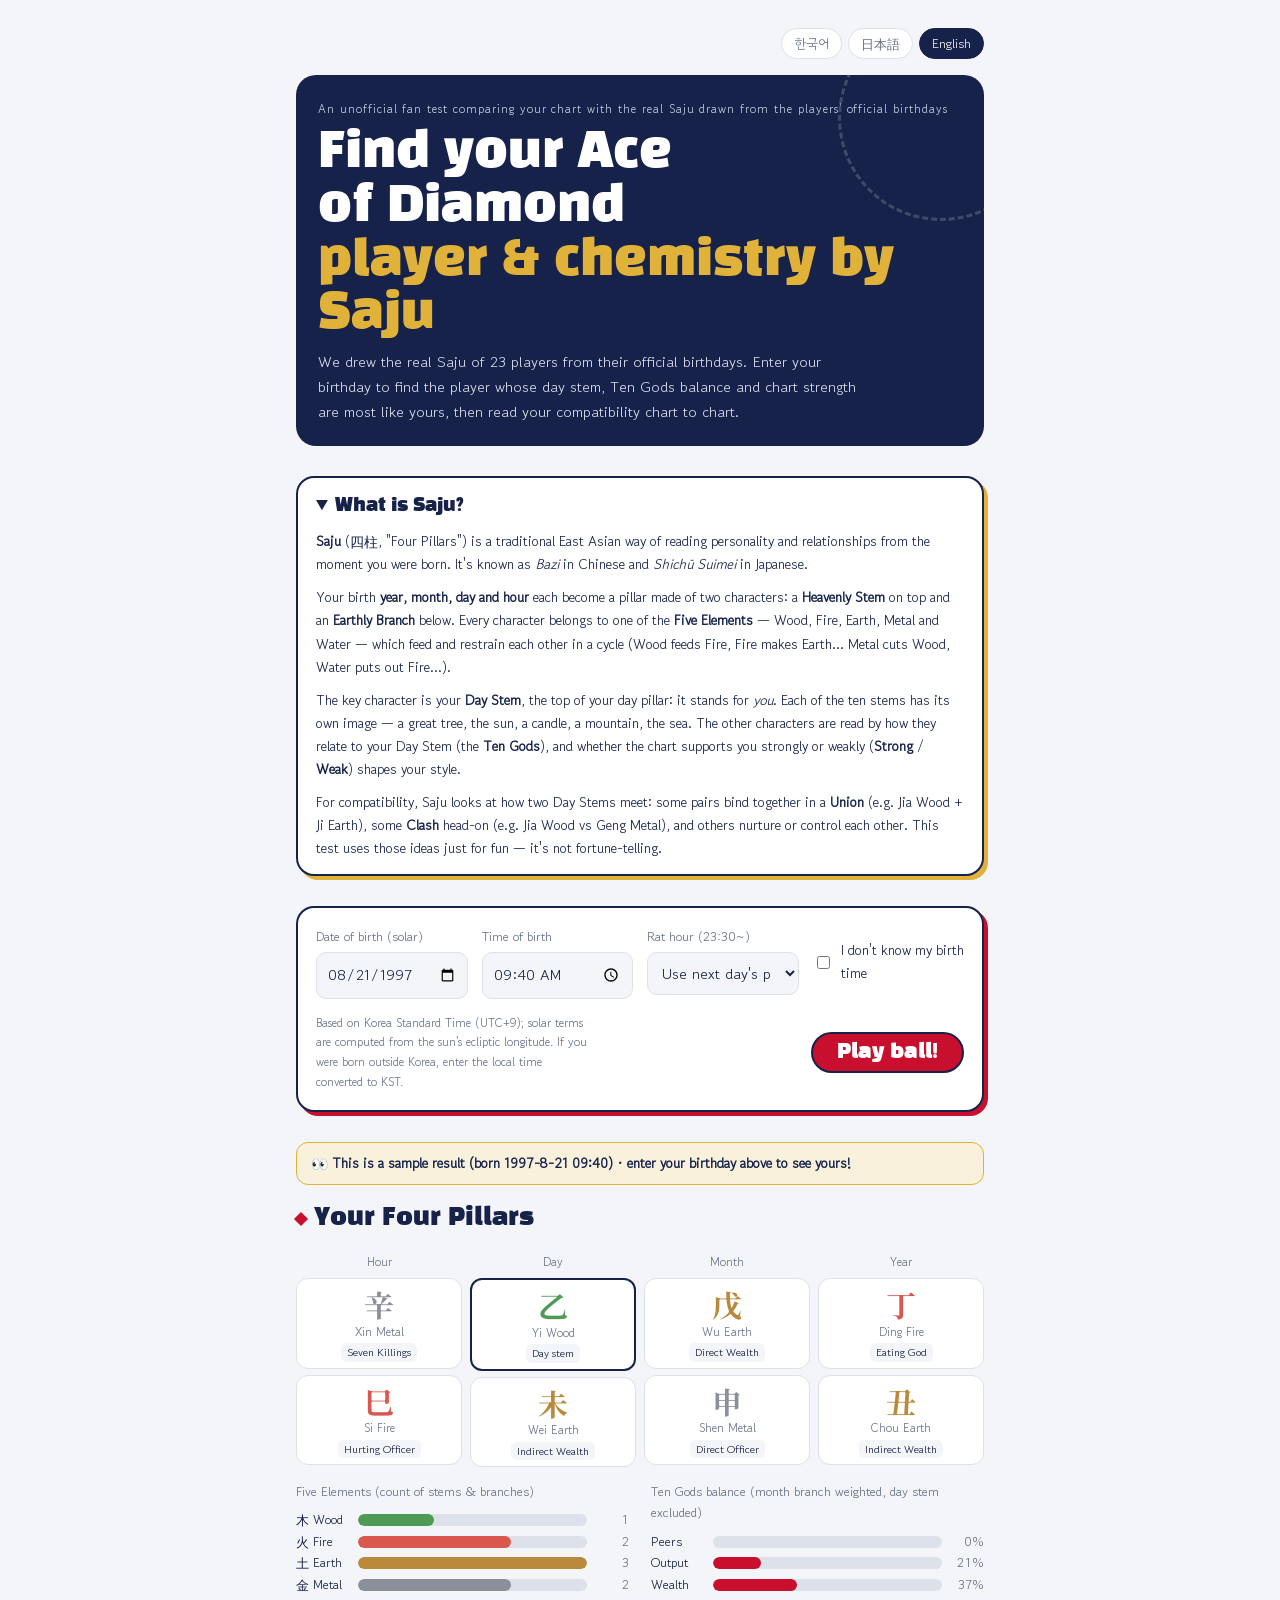
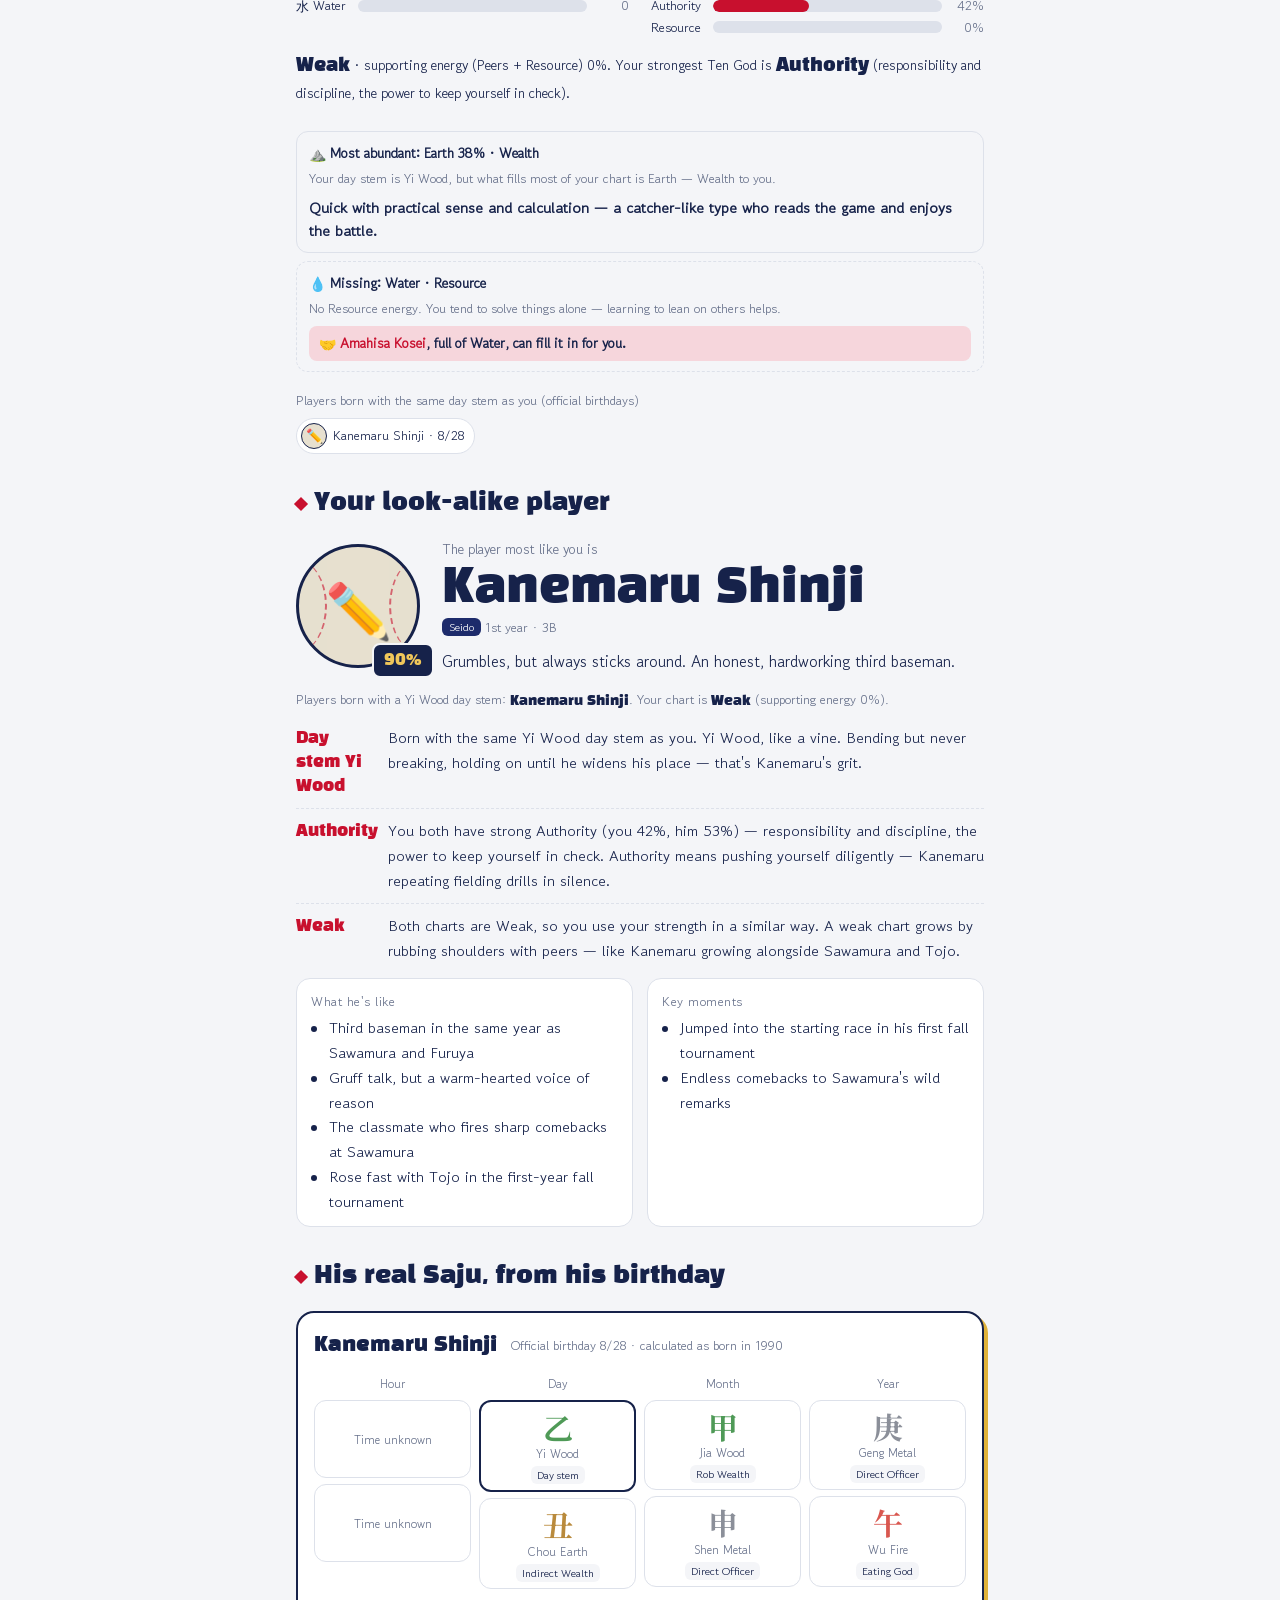
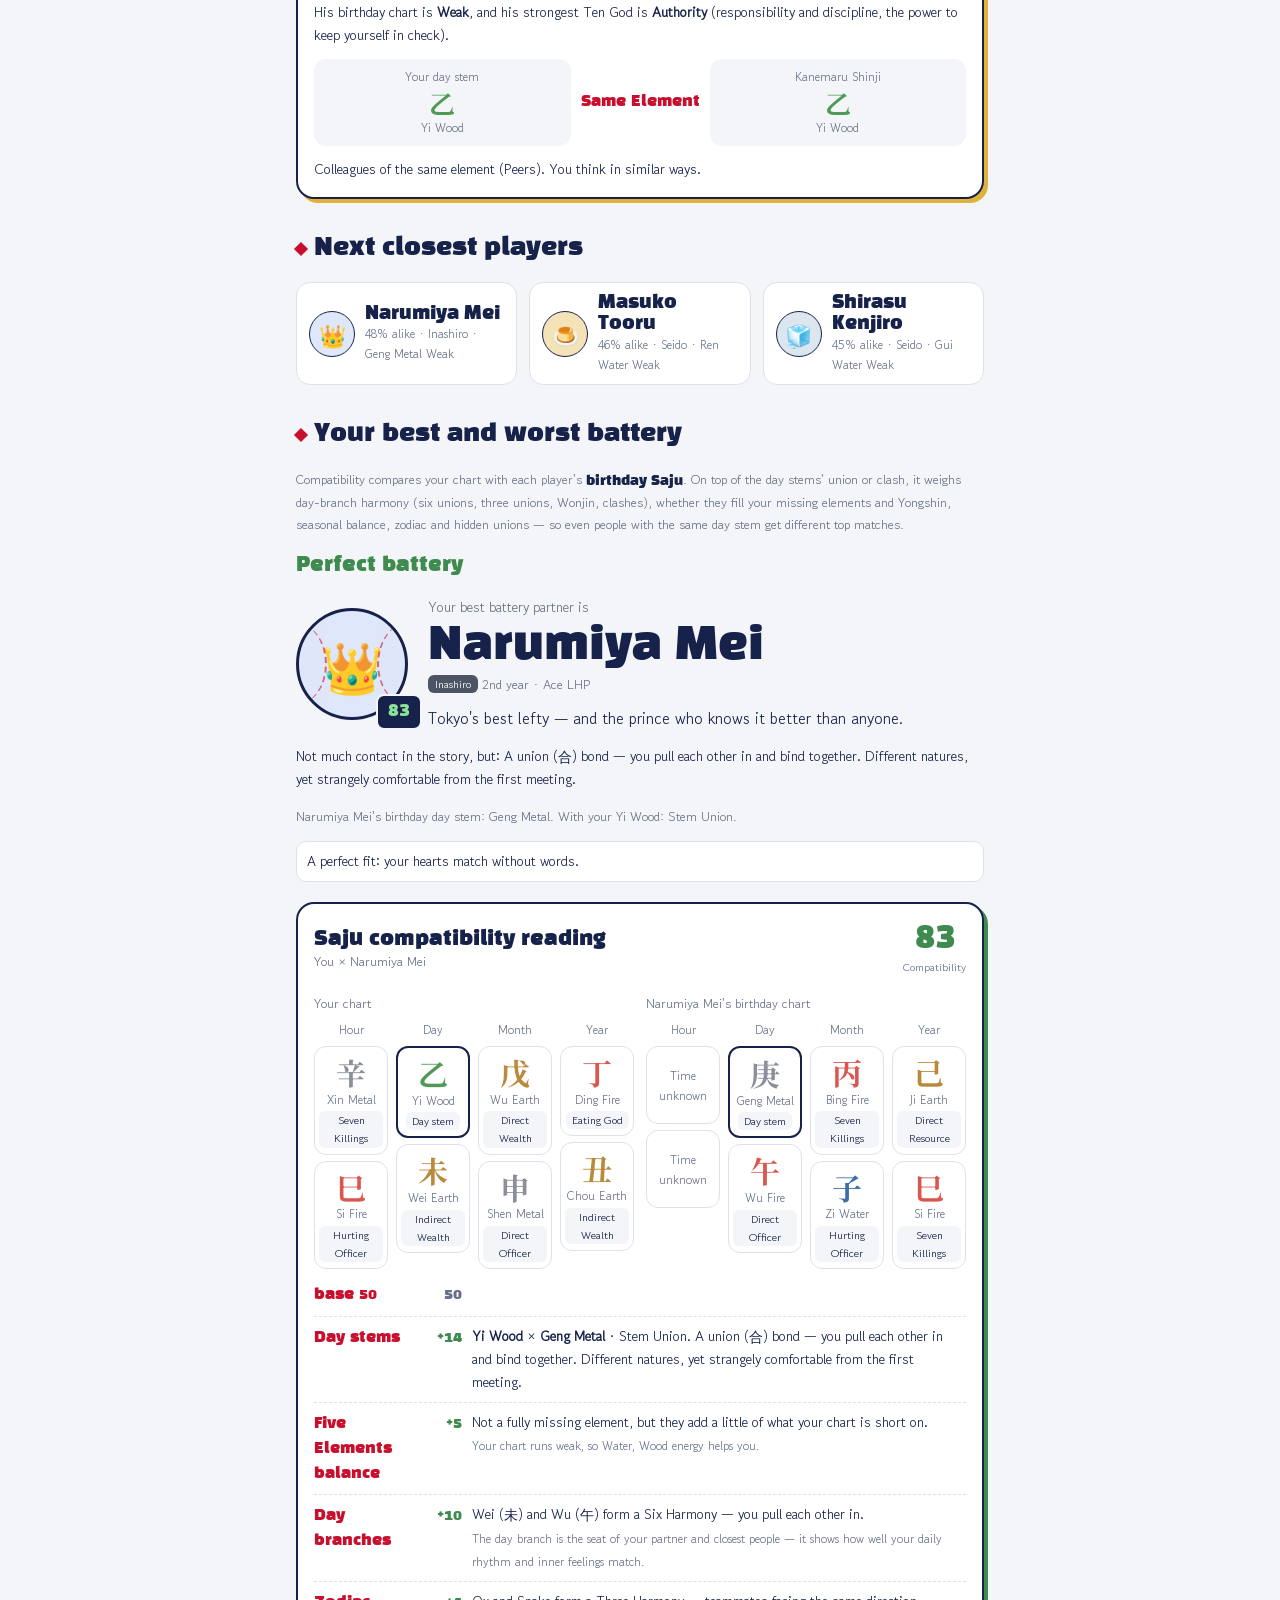
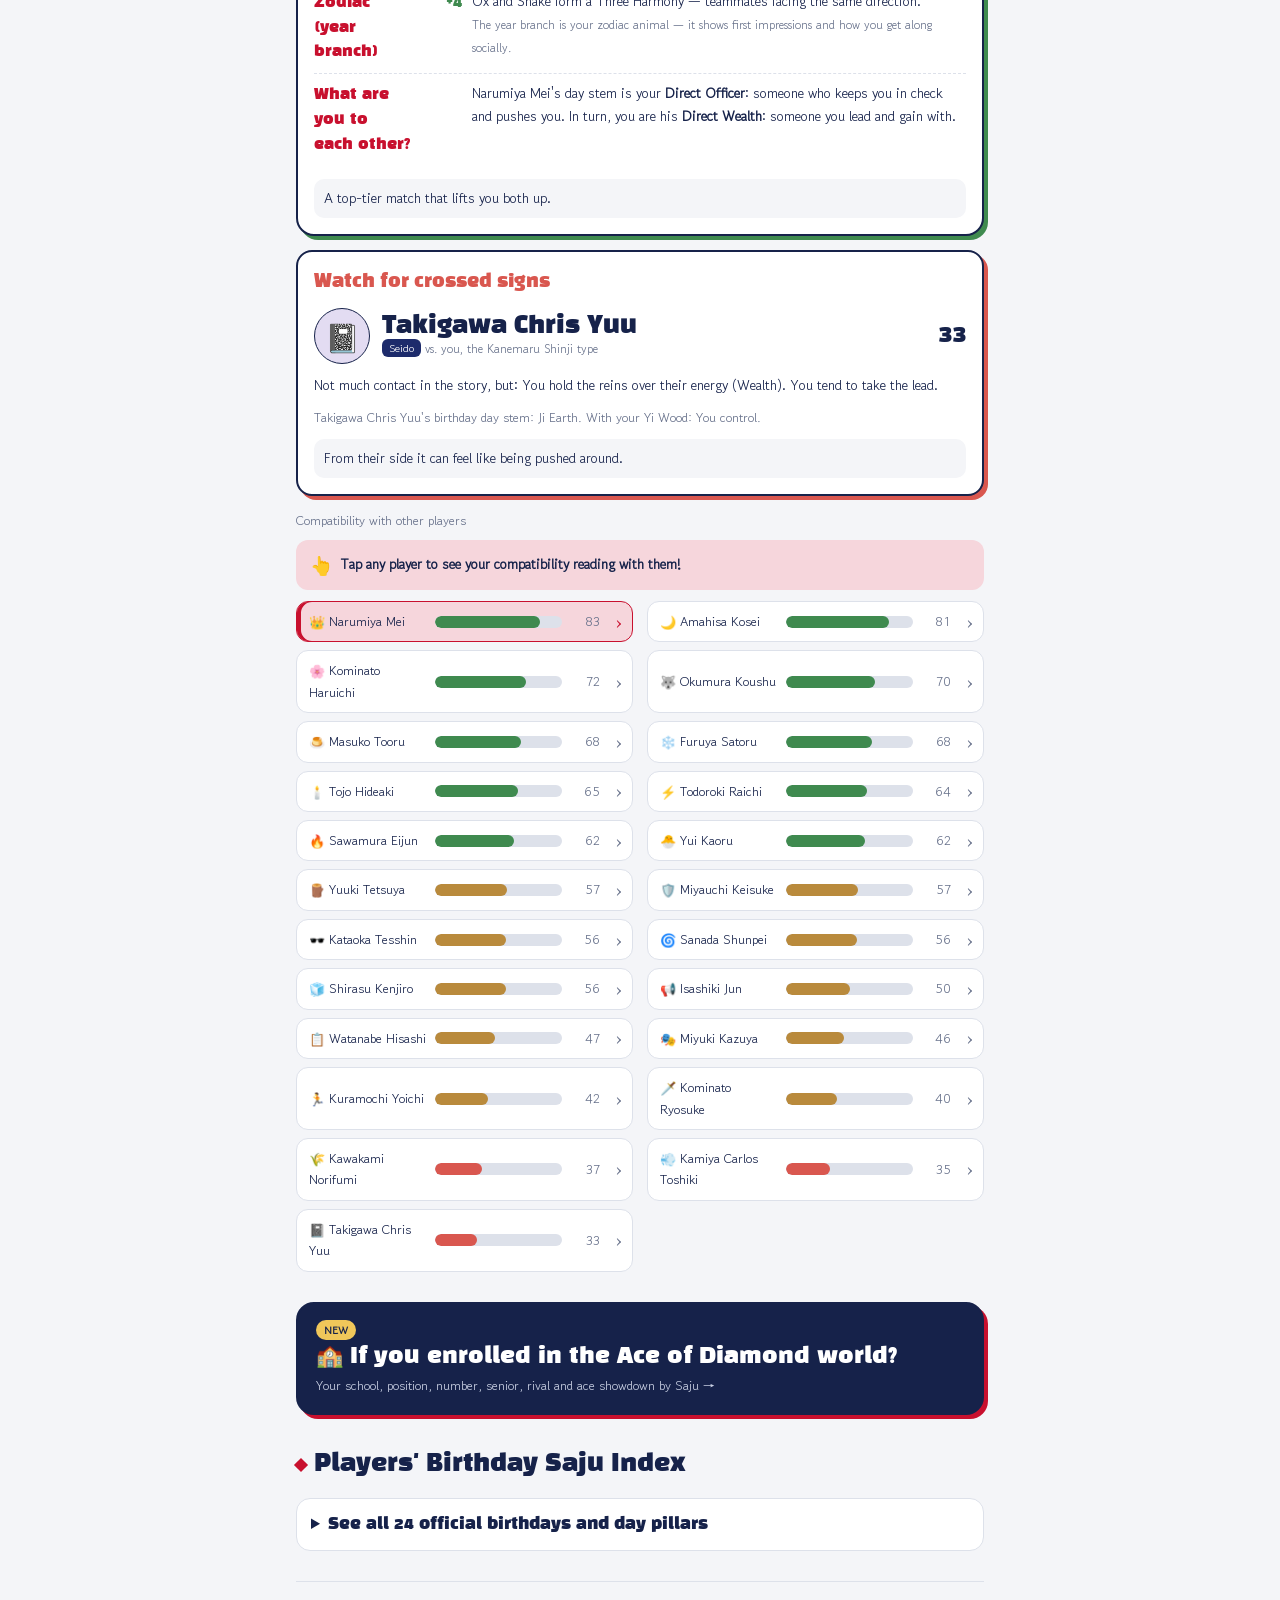
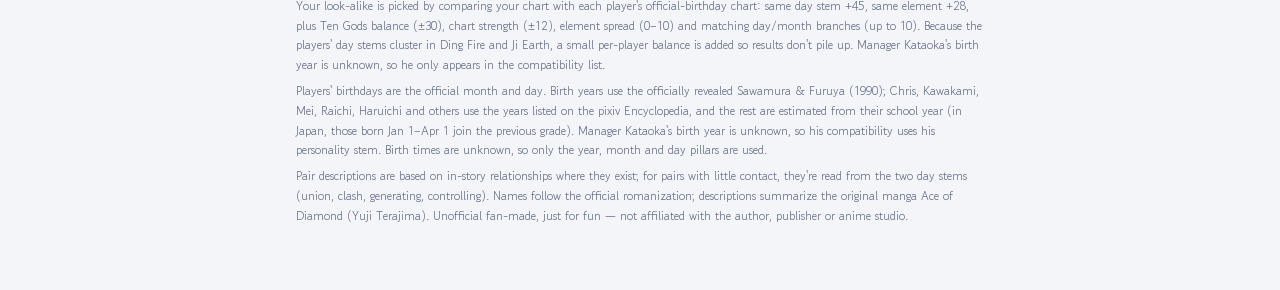
<file: index.html>
<!DOCTYPE html>
<html lang="ko">
<head>
<meta charset="utf-8">
<meta name="viewport" content="width=device-width,initial-scale=1,viewport-fit=cover">
<title>사주로 보는 다이에이 선수와 궁합 찾기</title>
<meta name="description" content="생년월일로 사주를 풀어 다이아몬드 에이스(ダイヤのA) 선수 24명 중 나와 닮은 선수와 궁합을 찾아보는 비공식 팬 테스트. 한국어·日本語·English.">
<meta name="theme-color" content="#16224a">
<!-- 공유 카드 (주소를 바꾸면 og:url·og:image·twitter:image도 함께 바꿔 주세요) -->
<meta property="og:type" content="website">
<meta property="og:title" content="사주로 보는 다이에이 선수와 궁합 찾기">
<meta property="og:description" content="내 사주와 닮은 다이에이 선수는? 선수 공식 생일 사주로 찰떡 배터리 궁합까지 찾아봐요.">
<meta property="og:image" content="https://daiya-saju.vercel.app/assets/og.png">
<meta property="og:url" content="https://daiya-saju.vercel.app/">
<link rel="canonical" href="https://daiya-saju.vercel.app/">
<meta name="twitter:card" content="summary_large_image">
<meta name="twitter:title" content="사주로 보는 다이에이 선수와 궁합 찾기">
<meta name="twitter:description" content="내 사주와 닮은 다이에이 선수는? 궁합까지 풀어 드려요.">
<meta name="twitter:image" content="https://daiya-saju.vercel.app/assets/og.png">
<link rel="icon" href="assets/favicon.svg" type="image/svg+xml">
<link rel="preconnect" href="https://fonts.googleapis.com">
<link rel="preconnect" href="https://fonts.gstatic.com" crossorigin>
<link rel="stylesheet" href="https://fonts.googleapis.com/css2?family=Black+Han+Sans&family=Gowun+Dodum&family=Noto+Serif+KR:wght@500;700&family=Zen+Maru+Gothic:wght@500;900&display=swap">
<link rel="stylesheet" href="css/style.css">
<script src="js/config.js"></script>
<script src="js/analytics.js"></script>
</head>
<body>
<div class="wrap">
  <nav class="langs" aria-label="Language">
    <button type="button" data-lang="ko">한국어</button>
    <button type="button" data-lang="ja">日本語</button>
    <button type="button" data-lang="en">English</button>
  </nav>
  <header>
    <span class="eyebrow" id="u-eyebrow"></span>
    <h1><span id="u-h1a"></span><br><em id="u-h1b"></em></h1>
    <p class="lede" id="u-lede"></p>
  </header>

  <section class="friend" id="friend" hidden aria-live="polite"></section>

  <details class="intro" id="intro" hidden open>
    <summary id="u-introT"></summary>
    <div id="u-intro"></div>
  </details>

  <form id="f" novalidate>
    <div class="field">
      <label for="bd" id="u-bd"></label>
      <input id="bd" type="date" value="1997-08-21" min="1900-01-01" max="2100-12-31" required>
    </div>
    <div class="field">
      <label for="bt" id="u-bt"></label>
      <input id="bt" type="time" value="09:40">
    </div>
    <div class="field">
      <label for="zi" id="u-zi"></label>
      <select id="zi">
        <option value="next" id="u-ziNext"></option>
        <option value="same" id="u-ziSame"></option>
      </select>
    </div>
    <label class="field check" for="nt"><input id="nt" type="checkbox"> <span id="u-nt"></span></label>
    <p class="err" id="err" hidden></p>
    <div class="form-foot">
      <p class="hint" id="u-hint"></p>
      <button class="go" type="submit" id="u-go"></button>
    </div>
  </form>

  <section class="section" id="mine">
    <span class="sample-tag" id="sampleTag"></span>
    <h2 id="u-hMine"></h2>
    <div class="pillars-scroll"><div class="pillars" id="pillars"></div></div>
    <div class="bars">
      <div class="barset"><h4 id="u-ohT"></h4><div id="ohBars"></div></div>
      <div class="barset"><h4 id="u-sgT"></h4><div id="sgBars"></div></div>
    </div>
    <p class="strength" id="strength"></p>
    <div class="elread" id="elRead"></div>
    <div class="barset">
      <h4 id="u-sameT"></h4>
      <div class="same" id="sameDay"></div>
    </div>
  </section>

  <section class="section" id="result" aria-live="polite">
    <h2 id="u-hMatch"></h2>
    <div class="match">
      <div class="ball"><div class="avatar" id="av"><span id="avEmoji"></span></div><span class="pct" id="avPct"></span></div>
      <div class="match-text">
        <span class="you-are" id="u-youAre"></span>
        <h3 id="mName"></h3>
        <span class="alias" id="mAlias"></span>
        <p class="tagline" id="mTag"></p>
        <div class="share" id="shareBox"><button type="button" class="share-copy" id="copyLink"></button><span class="share-note" id="shareNote"></span></div>
      </div>
    </div>
    <p class="split" id="split"></p>
    <ul class="reasons" id="reasons"></ul>
    <div class="traits">
      <div><h4 id="u-tChar"></h4><ul id="tChar"></ul></div>
      <div><h4 id="u-tEp"></h4><ul id="tEp"></ul></div>
    </div>
  </section>

  <section class="section">
    <h2 id="u-hBirth"></h2>
    <div class="birth" id="birth"></div>
  </section>

  <section class="section">
    <h2 id="u-hOthers"></h2>
    <div class="others" id="others"></div>
  </section>

  <section class="section">
    <h2 id="u-hPairs"></h2>
    <p class="split" id="u-pairNote"></p>
    <div class="pairs">
      <div class="pair good" id="pGood"></div>
      <div class="pair bad" id="pBad"></div>
    </div>
    <div class="cpx" id="cpx"></div>
    <div class="barset">
      <h4 id="u-chemT"></h4>
      <p class="split" id="u-cxHint"></p>
      <div class="chem" id="chem"></div>
    </div>
  </section>





  <a class="scout-cta" id="scoutCta" href="/scout"><span class="scout-cta-k" id="u-scoutK"></span><b id="u-scoutT"></b><span class="scout-cta-s" id="u-scoutS"></span></a>

  <section class="section">
    <h2 id="u-hDex"></h2>
    <details class="dex">
      <summary id="u-dexSum"></summary>
      <div class="dex-scroll"><table class="dex-t" id="dex"></table></div>
    </details>
  </section>

  <div class="note" id="u-notes"></div>
</div>

<!-- 순서 중요: 엔진 → 데이터 → 궁합 → 번역 → 화면 -->
<script src="js/saju-engine.js"></script>
<script src="js/characters.js"></script>
<script src="js/chemistry-ko.js"></script>
<script src="js/compat.js"></script>
<script src="js/i18n-ko.js"></script>
<script src="js/i18n-ja.js"></script>
<script src="js/i18n-en.js"></script>
<script src="js/app.js"></script>
</body>
</html>
</file>
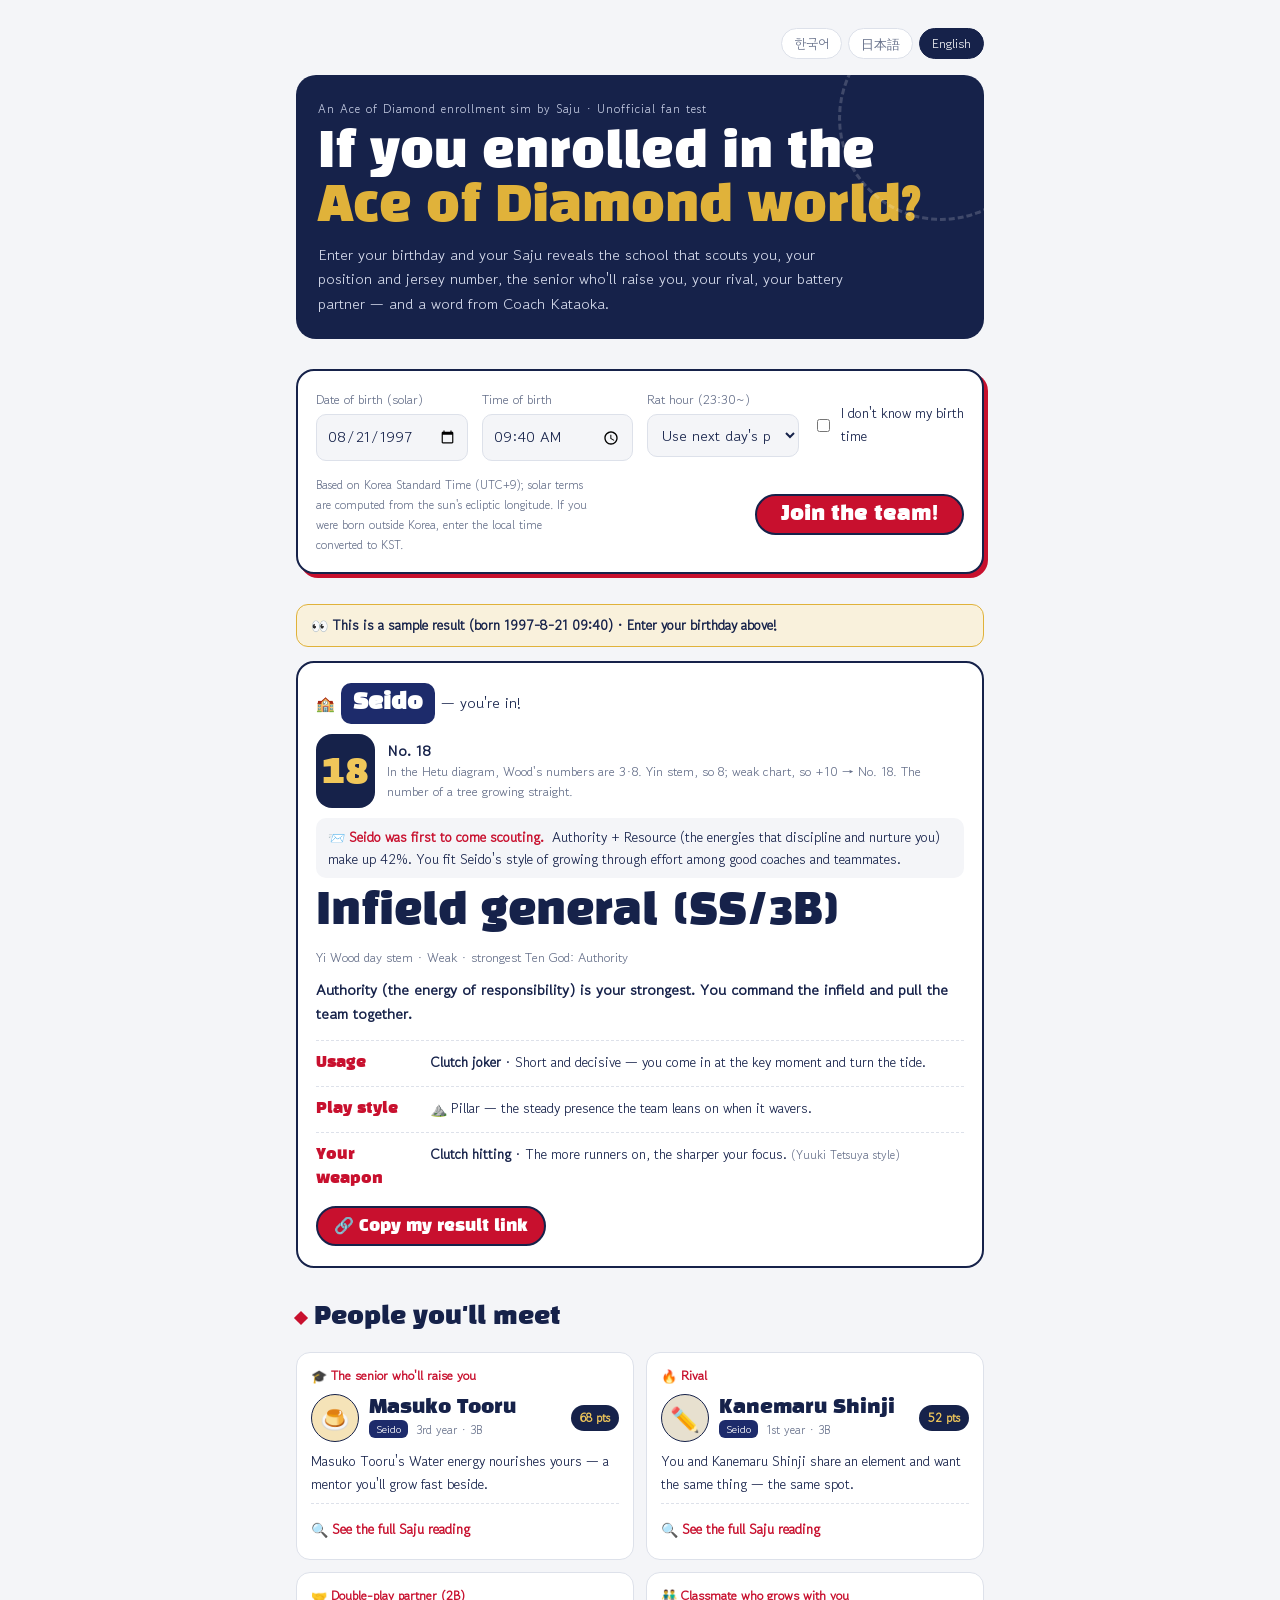
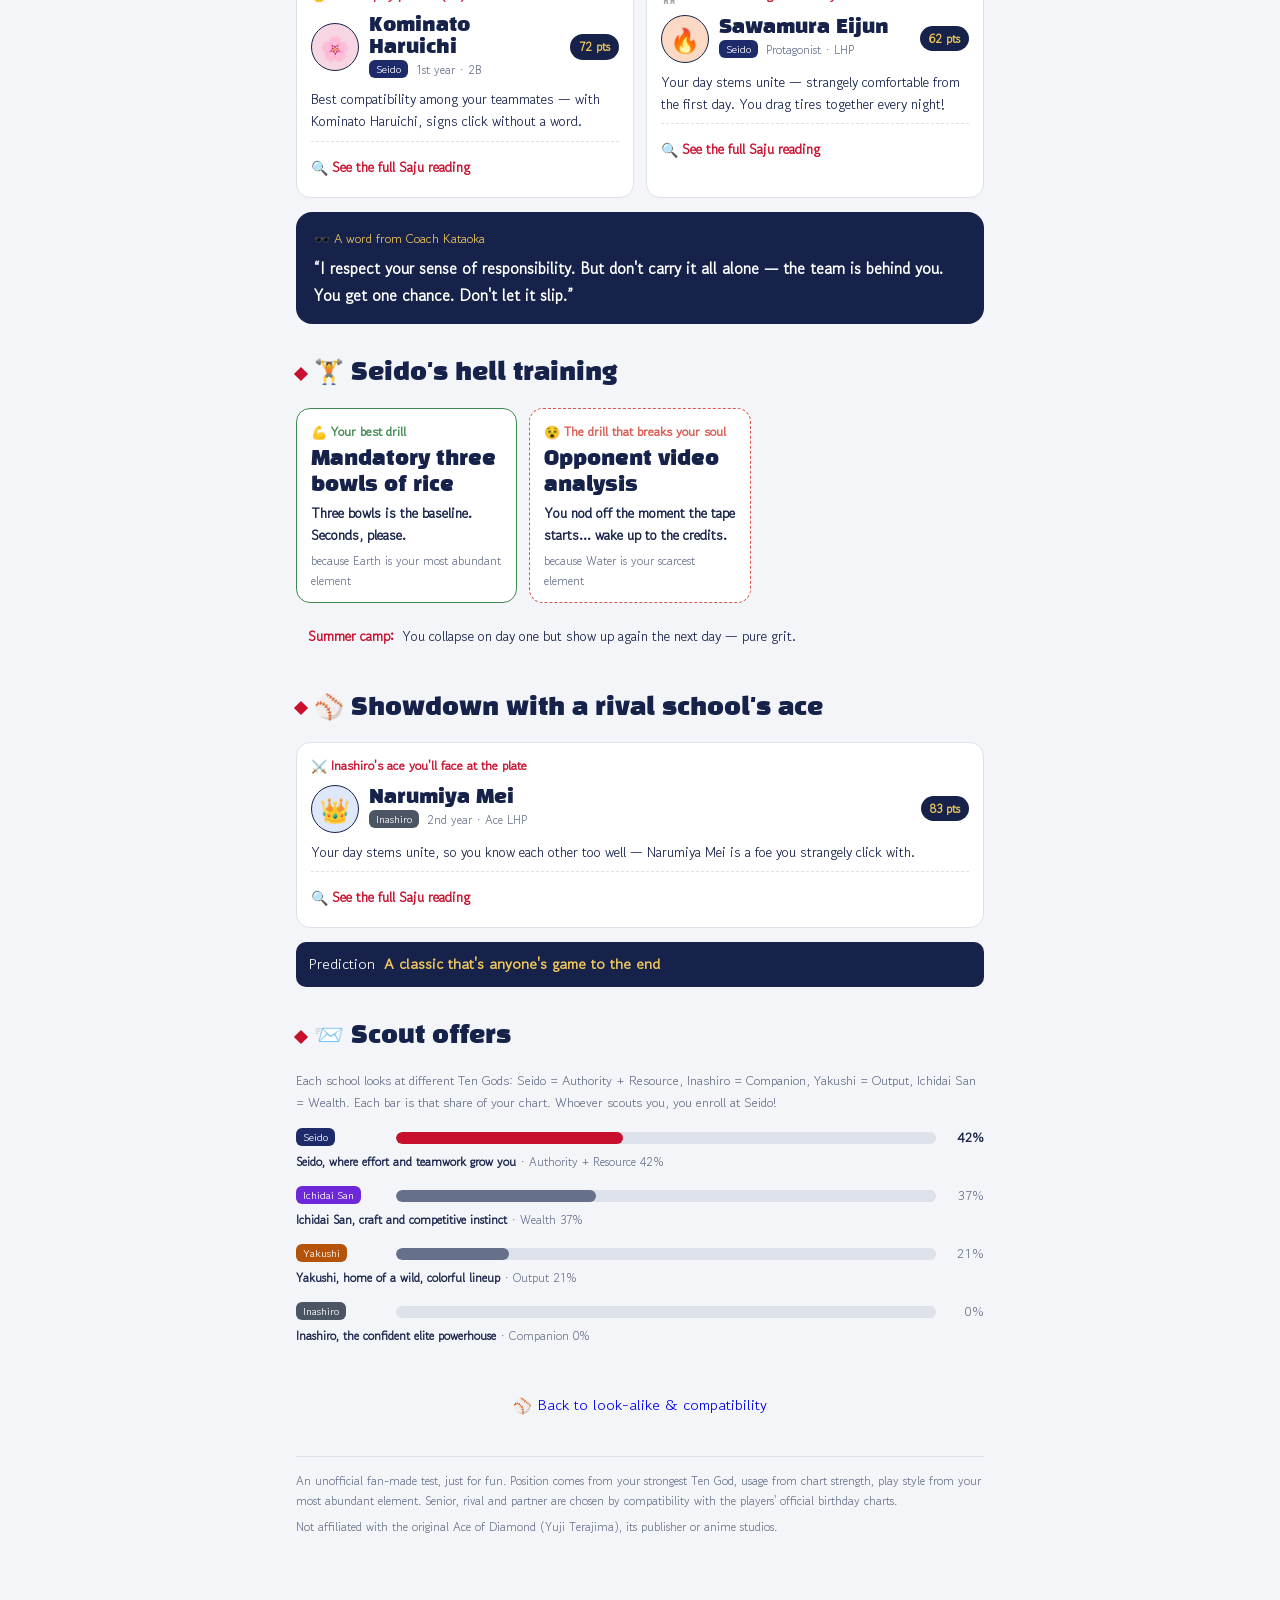
<file: scout.html>
<!DOCTYPE html>
<html lang="ko">
<head>
<meta charset="utf-8">
<meta name="viewport" content="width=device-width,initial-scale=1,viewport-fit=cover">
<title>내가 다이에이 세계에 입학한다면?</title>
<meta name="description" content="생년월일로 사주를 풀어 다이아몬드 에이스(ダイヤのA) 세계에 입학하면 어느 학교, 어떤 포지션일지, 나를 키워 줄 선배와 라이벌까지 알아보는 비공식 팬 테스트.">
<meta name="theme-color" content="#16224a">
<!-- 공유 카드 (주소를 바꾸면 og:url·og:image·twitter:image도 함께 바꿔 주세요) -->
<meta property="og:type" content="website">
<meta property="og:title" content="내가 다이에이 세계에 입학한다면?">
<meta property="og:description" content="사주로 보는 다이에이 입학 시뮬레이션: 스카우트된 학교, 포지션, 등번호, 선배·라이벌·배터리 짝꿍까지.">
<meta property="og:image" content="https://daiya-saju.vercel.app/assets/og-scout.png">
<meta property="og:url" content="https://daiya-saju.vercel.app/scout">
<link rel="canonical" href="https://daiya-saju.vercel.app/scout">
<meta name="twitter:card" content="summary_large_image">
<meta name="twitter:title" content="내가 다이에이 세계에 입학한다면?">
<meta name="twitter:description" content="사주로 보는 다이에이 입학 시뮬레이션: 학교, 포지션, 선배·라이벌까지.">
<meta name="twitter:image" content="https://daiya-saju.vercel.app/assets/og-scout.png">
<link rel="icon" href="assets/favicon.svg" type="image/svg+xml">
<link rel="preconnect" href="https://fonts.googleapis.com">
<link rel="preconnect" href="https://fonts.gstatic.com" crossorigin>
<link rel="stylesheet" href="https://fonts.googleapis.com/css2?family=Black+Han+Sans&family=Gowun+Dodum&family=Noto+Serif+KR:wght@500;700&family=Zen+Maru+Gothic:wght@500;900&display=swap">
<link rel="stylesheet" href="css/style.css">
<link rel="stylesheet" href="css/scout.css">
<script src="js/config.js"></script>
<script src="js/analytics.js"></script>
</head>
<body>
<div class="wrap">
  <nav class="langs" aria-label="Language">
    <button type="button" data-lang="ko">한국어</button>
    <button type="button" data-lang="ja">日本語</button>
    <button type="button" data-lang="en">English</button>
  </nav>
  <header>
    <span class="eyebrow" id="s-eyebrow"></span>
    <h1><span id="s-h1a"></span><br><em id="s-h1b"></em></h1>
    <p class="lede" id="s-lede"></p>
  </header>

  <section class="friend" id="friend" hidden aria-live="polite"></section>

  <form id="f" novalidate>
    <div class="field">
      <label for="bd" id="u-bd"></label>
      <input id="bd" type="date" value="1997-08-21" min="1900-01-01" max="2100-12-31" required>
    </div>
    <div class="field">
      <label for="bt" id="u-bt"></label>
      <input id="bt" type="time" value="09:40">
    </div>
    <div class="field">
      <label for="zi" id="u-zi"></label>
      <select id="zi">
        <option value="next" id="u-ziNext"></option>
        <option value="same" id="u-ziSame"></option>
      </select>
    </div>
    <label class="field check" for="nt"><input id="nt" type="checkbox"> <span id="u-nt"></span></label>
    <p class="err" id="err" hidden></p>
    <div class="form-foot">
      <p class="hint" id="u-hint"></p>
      <button class="go" type="submit" id="s-go"></button>
    </div>
  </form>

  <section class="section" id="scout" aria-live="polite">
    <span class="sample-tag" id="sampleTag"></span>
    <div class="sc-hero" id="scHero"></div>
  </section>

  <section class="section">
    <h2 id="s-hPeople"></h2>
    <div class="sc-people" id="scPeople"></div>
    <div class="sc-coach" id="scCoach"></div>
  </section>

  <section class="section" id="scTrain"></section>

  <section class="section" id="scAce"></section>

  <section class="section">
    <h2 id="s-hSchool"></h2>
    <p class="split" id="s-schoolNote"></p>
    <div class="sc-schools" id="scSchools"></div>
  </section>

  <p class="sc-backwrap"><a class="go sc-back" id="s-back" href="./"></a></p>

  <div class="note" id="s-notes"></div>
</div>
<script src="js/saju-engine.js"></script>
<script src="js/characters.js"></script>
<script src="js/chemistry-ko.js"></script>
<script src="js/compat.js"></script>
<script src="js/i18n-ko.js"></script>
<script src="js/i18n-ja.js"></script>
<script src="js/i18n-en.js"></script>
<script src="js/scout-i18n.js"></script>
<script src="js/scout.js"></script>
</body>
</html>
</file>
<file: css/style.css>
/* hidden 속성은 항상 숨김 (컴포넌트 display 규칙보다 우선) */
[hidden] { display: none !important; }

:root {
  --bg: #f4f5f8;
  --paper: #ffffff;
  --ink: #16224a;
  --ink-soft: #66708a;
  --line: #dde1ea;
  --accent: #c8102e;
  --accent-soft: #f6d6dc;
  --gold: #e0b23a;
  --field: #3f8a4f;
  --wood: #4f9a57; --fire: #d9574f; --earth: #b98a3c; --metal: #8b8f99; --water: #3f6fa8;
  --font-head: "Black Han Sans", "Apple SD Gothic Neo", "Malgun Gothic", sans-serif;
  --font-body: "Gowun Dodum", "Apple SD Gothic Neo", "Malgun Gothic", sans-serif;
  --font-han: "Noto Serif KR", "Batang", serif;
  color-scheme: light;
}
@media (prefers-color-scheme: dark) {
  :root {
    --bg: #0f1428; --paper: #18203d; --ink: #eef1f8; --ink-soft: #a5adc4; --line: #2c365a;
    --accent: #ff6b7f; --accent-soft: #4a2230; --gold: #f0c75a; --field: #6cc07a;
    --wood: #7cc178; --fire: #f07c72; --earth: #d9ad5e; --metal: #b5b9c3; --water: #79a6dc;
    color-scheme: dark;
  }
}
* { box-sizing: border-box; }
body {
  margin: 0; background: var(--bg); color: var(--ink);
  font-family: var(--font-body); font-size: 15px; line-height: 1.65;
  padding-top: env(safe-area-inset-top, 0px); padding-bottom: env(safe-area-inset-bottom, 0px);
}
.wrap {
  max-width: 720px; margin: 0 auto;
  padding-block: 28px 64px;
  padding-left: max(16px, env(safe-area-inset-left, 0px));
  padding-right: max(16px, env(safe-area-inset-right, 0px));
  display: flex; flex-direction: column; gap: 30px;
}
h1, h2, h3 { text-wrap: balance; margin: 0; font-weight: normal; }

/* header: 전광판 느낌 */
header {
  background: var(--ink); color: #fff; border-radius: 20px; padding: 24px 22px 22px;
  display: flex; flex-direction: column; gap: 8px; position: relative; overflow: hidden;
}
@media (prefers-color-scheme: dark) { header { background: #1f2a55; } }
header::after {
  content: ""; position: absolute; right: -60px; top: -60px; width: 200px; height: 200px; border-radius: 50%;
  border: 3px dashed rgba(255,255,255,.18);
}
.eyebrow { font-size: 12px; letter-spacing: .08em; color: #c9d0e6; }
h1 { font-family: var(--font-head); font-size: clamp(32px, 7.5vw, 48px); line-height: 1.12; }
h1 em { font-style: normal; color: var(--gold); }
.lede { color: #d6dbec; margin: 0; max-width: 60ch; }
h2 { font-family: var(--font-head); font-size: 24px; display: flex; align-items: center; gap: 8px; }
h2::before { content: ""; width: 10px; height: 10px; background: var(--accent); transform: rotate(45deg); flex: none; }
.section { display: flex; flex-direction: column; gap: 14px; }

/* form */
form {
  background: var(--paper); border: 2px solid var(--ink); border-radius: 18px;
  padding: 18px; display: grid; gap: 14px;
  grid-template-columns: repeat(auto-fit, minmax(150px, 1fr));
  box-shadow: 4px 4px 0 var(--accent);
}
.field { display: flex; flex-direction: column; gap: 4px; min-width: 0; }
.field label { font-size: 13px; color: var(--ink-soft); }
input, select {
  font: inherit; color: var(--ink); background: var(--bg);
  border: 1.5px solid var(--line); border-radius: 10px; padding: 9px 10px; width: 100%;
}
input:focus-visible, select:focus-visible, button:focus-visible { outline: 3px solid var(--gold); outline-offset: 1px; }
.check { flex-direction: row; align-items: center; gap: 8px; font-size: 14px; }
.check input { width: auto; }
.form-foot { grid-column: 1 / -1; display: flex; flex-wrap: wrap; gap: 10px; align-items: center; justify-content: space-between; }
.hint { font-size: 12px; color: var(--ink-soft); margin: 0; max-width: 46ch; }
button.go {
  font-family: var(--font-head); font-size: 20px;
  background: var(--accent); color: #fff; border: 2px solid var(--ink); border-radius: 999px;
  padding: 6px 24px; cursor: pointer; transition: transform .12s;
}
button.go:hover { transform: translateY(-2px); }
.err { grid-column: 1 / -1; color: var(--fire); font-size: 14px; margin: 0; }

/* hero result */
.sample-tag {
  align-self: flex-start; font-size: 12px; padding: 2px 10px; border-radius: 999px;
  border: 1px dashed var(--ink-soft); color: var(--ink-soft);
}
.match { display: grid; grid-template-columns: auto 1fr; gap: 22px; align-items: center; }
.avatar {
  width: 124px; height: 124px; border-radius: 50%;
  border: 3px solid var(--ink); display: grid; place-items: center;
  font-size: 54px; position: relative; background: var(--paper);
}
/* 야구공 실밥 */
.avatar::before, .avatar::after {
  content: ""; position: absolute; top: 12px; bottom: 12px; width: 60px; border-radius: 50%;
  border: 0 dashed var(--accent); opacity: .6; pointer-events: none;
}
.avatar::before { left: -34px; border-right-width: 2.5px; }
.avatar::after { right: -34px; border-left-width: 2.5px; }
.avatar { overflow: hidden; }
.ball { position: relative; width: 124px; height: 124px; }
.ball .pct {
  position: absolute; bottom: -10px; right: -14px; z-index: 1;
  background: var(--ink); color: var(--gold); font-family: var(--font-head);
  font-size: 18px; padding: 1px 10px; border-radius: 8px; border: 2px solid var(--paper);
}
.match-text { display: flex; flex-direction: column; gap: 4px; min-width: 0; }
.match-text .you-are { font-size: 14px; color: var(--ink-soft); }
.match-text h3 { font-family: var(--font-head); font-size: clamp(34px, 8.5vw, 52px); line-height: 1.05; }
.match-text .alias { font-size: 13px; color: var(--ink-soft); }
.match-text .alias b { color: var(--accent); font-weight: normal; }
.match-text .tagline { margin: 6px 0 0; font-size: 16px; }
@media (max-width: 460px) { .match { grid-template-columns: 1fr; justify-items: start; } }

.reasons { list-style: none; padding: 0; margin: 0; display: flex; flex-direction: column; gap: 10px; }
.reasons li { display: grid; grid-template-columns: 80px 1fr; gap: 12px; padding-bottom: 10px; border-bottom: 1px dashed var(--line); }
.reasons li:last-child { border-bottom: 0; padding-bottom: 0; }
.reasons .k { font-family: var(--font-head); font-size: 16px; color: var(--accent); line-height: 1.5; }
.reasons p { margin: 0; min-width: 0; }

.traits { display: grid; grid-template-columns: repeat(auto-fit, minmax(220px, 1fr)); gap: 14px; }
.traits div { min-width: 0; background: var(--paper); border: 1.5px solid var(--line); border-radius: 14px; padding: 12px 14px; }
.traits h4 { margin: 0 0 4px; font-size: 13px; color: var(--ink-soft); font-weight: normal; letter-spacing: .04em; }
.traits ul { margin: 0; padding-left: 18px; }

/* pillars */
.pillars-scroll { overflow-x: auto; }
.pillars { display: grid; grid-template-columns: repeat(4, minmax(72px, 1fr)); gap: 8px; min-width: 300px; }
.pillar { display: flex; flex-direction: column; gap: 6px; text-align: center; }
.pillar .lab { font-size: 12px; color: var(--ink-soft); }
.cell { border: 1.5px solid var(--line); border-radius: 12px; padding: 8px 4px 6px; background: var(--paper); display: flex; flex-direction: column; align-items: center; }
.cell .han { font-family: var(--font-han); font-size: 30px; font-weight: 700; line-height: 1.15; }
.cell .kor { font-size: 12px; color: var(--ink-soft); }
.cell .god { font-size: 11px; margin-top: 2px; padding: 0 6px; border-radius: 6px; background: var(--bg); }
.cell.me { border: 2.5px solid var(--ink); }
.cell.empty { color: var(--ink-soft); justify-content: center; min-height: 78px; font-size: 12px; }
.e-wood { color: var(--wood); } .e-fire { color: var(--fire); } .e-earth { color: var(--earth); }
.e-metal { color: var(--metal); } .e-water { color: var(--water); }

/* bars */
.bars { display: grid; grid-template-columns: repeat(auto-fit, minmax(260px, 1fr)); gap: 22px; }
.barset { display: flex; flex-direction: column; gap: 7px; min-width: 0; }
.barset h4 { margin: 0; font-size: 13px; color: var(--ink-soft); font-weight: normal; }
.bar { display: grid; grid-template-columns: 54px 1fr 34px; gap: 8px; align-items: center; font-size: 13px; }
.bar .track { height: 12px; border-radius: 999px; background: var(--line); overflow: hidden; }
.bar .fill { height: 100%; border-radius: 999px; }
.bar .n { text-align: right; font-variant-numeric: tabular-nums; color: var(--ink-soft); }
.strength { font-size: 14px; margin: 0; }
.elread { display: grid; gap: 8px; margin: 12px 0 4px; }
.er { border: 1px solid var(--line, #e5e7eb); border-radius: 12px; padding: 10px 12px; }
.er.miss { border-style: dashed; }
.er h5 { margin: 0 0 4px; font-size: 14px; }
.er p { margin: 0; font-size: 13px; line-height: 1.6; color: var(--ink-soft); }
.er p + p { margin-top: 6px; }
.er p.key { font-size: 15px; font-weight: 700; color: var(--ink); line-height: 1.55; }
.er p.fillp { font-size: 14px; font-weight: 600; color: var(--ink); background: var(--accent-soft, rgba(200,16,46,.08)); border-radius: 8px; padding: 6px 10px; }
.er p.fillp b { color: var(--accent); }
.strength b { font-family: var(--font-head); font-weight: normal; font-size: 18px; }

/* others */
.others { display: grid; grid-template-columns: repeat(auto-fit, minmax(190px, 1fr)); gap: 12px; }
.other { display: grid; grid-template-columns: 46px 1fr; gap: 10px; align-items: center; padding: 10px 12px; border: 1.5px solid var(--line); border-radius: 14px; background: var(--paper); }
.mini { border-radius: 50%; display: grid; place-items: center; border: 1.5px solid var(--ink); }
.other .mini { width: 46px; height: 46px; font-size: 22px; }
.other .nm { font-family: var(--font-head); font-size: 18px; line-height: 1.15; }
.other .sub { font-size: 12px; color: var(--ink-soft); }
.other div { min-width: 0; }

/* 궁합 */
.pairs { display: grid; grid-template-columns: repeat(auto-fit, minmax(260px, 1fr)); gap: 14px; }
.pair { display: flex; flex-direction: column; gap: 10px; min-width: 0; padding: 16px; border-radius: 16px; background: var(--paper); border: 2px solid var(--ink); }
.pair.good { box-shadow: 4px 4px 0 var(--field); }
.pair.bad { box-shadow: 4px 4px 0 var(--fire); }
.pair .kind { font-family: var(--font-head); font-size: 18px; }
.pair.good .kind { color: var(--field); }
.pair.bad .kind { color: var(--fire); }
.pair .who { display: grid; grid-template-columns: 56px 1fr auto; gap: 12px; align-items: center; }
.pair .who .mini { width: 56px; height: 56px; font-size: 28px; }
.pair .who .nm { font-family: var(--font-head); font-size: 24px; line-height: 1.05; }
.pair .who .sub { font-size: 12px; color: var(--ink-soft); }
.pair .who .sc { font-family: var(--font-head); font-size: 24px; font-variant-numeric: tabular-nums; }
.pair .who div { min-width: 0; }
.pair .story { margin: 0; font-size: 14px; }
.pair .verdict { margin: 0; font-size: 14px; padding: 8px 10px; border-radius: 10px; background: var(--bg); }
.chem { display: grid; grid-template-columns: repeat(auto-fit, minmax(230px, 1fr)); gap: 6px 22px; }
.chem .bar { grid-template-columns: 118px 1fr 34px; }

.note { font-size: 12px; color: var(--ink-soft); border-top: 1px solid var(--line); padding-top: 14px; display: flex; flex-direction: column; gap: 6px; }
.note p { margin: 0; }
.note a { color: inherit; }
hr.seam { border: 0; height: 10px; margin: 0;
  background: repeating-linear-gradient(115deg, transparent 0 6px, var(--accent) 6px 8px, transparent 8px 14px) 0 50% / 100% 6px no-repeat; opacity: .45; }
@media (prefers-reduced-motion: reduce) { * { transition: none !important; animation: none !important; } }
@keyframes pop { from { transform: scale(.88) rotate(-8deg); } to { transform: scale(1) rotate(0); } }
.avatar.pop { animation: pop .4s ease-out; }

/* 20명 버전 추가 스타일 */
.team { display: inline-block; font-size: 11px; padding: 0 7px; border-radius: 6px; margin-right: 4px; color: #fff; vertical-align: 1px; }
.team.seido { background: #1d2b6b; } .team.inashiro { background: #4b5563; } .team.yakushi { background: #b45309; } .team.ichidai { background: #6d28d9; }
.birth { background: var(--paper); border: 2px solid var(--ink); border-radius: 18px; padding: 16px; display: flex; flex-direction: column; gap: 12px; box-shadow: 4px 4px 0 var(--gold); }
.birth .bhead { display: flex; flex-wrap: wrap; gap: 6px 14px; align-items: baseline; }
.birth .bhead b { font-family: var(--font-head); font-weight: normal; font-size: 20px; }
.birth .bhead span { font-size: 13px; color: var(--ink-soft); }
.birth p { margin: 0; font-size: 14px; }
.birth .pillars { grid-template-columns: repeat(4, minmax(64px, 1fr)); }
.vs { display: grid; grid-template-columns: 1fr auto 1fr; gap: 10px; align-items: center; text-align: center; }
.vs .side { background: var(--bg); border-radius: 12px; padding: 8px; min-width: 0; }
.vs .side .lbl { font-size: 12px; color: var(--ink-soft); }
.vs .side .big { font-family: var(--font-han); font-size: 26px; font-weight: 700; line-height: 1.2; }
.vs .mid { font-family: var(--font-head); font-size: 15px; color: var(--accent); max-width: 9em; }
.same { display: flex; flex-wrap: wrap; gap: 8px; }
.chip { display: inline-flex; align-items: center; gap: 6px; padding: 4px 10px 4px 4px; border: 1.5px solid var(--line); border-radius: 999px; background: var(--paper); font-size: 13px; }
.chip .mini { width: 26px; height: 26px; font-size: 14px; border-width: 1px; }
details.dex { background: var(--paper); border: 1.5px solid var(--line); border-radius: 14px; padding: 4px 14px; }
details.dex summary { cursor: pointer; padding: 8px 0; font-family: var(--font-head); font-size: 16px; }
.dex-scroll { overflow-x: auto; padding-bottom: 10px; }
table.dex-t { width: 100%; border-collapse: collapse; font-size: 13px; min-width: 520px; }
.dex-t th { text-align: left; font-weight: normal; color: var(--ink-soft); font-size: 12px; padding: 6px 6px; border-bottom: 1.5px solid var(--line); }
.dex-t td { padding: 7px 6px; border-bottom: 1px dashed var(--line); white-space: nowrap; }
.dex-t td.han { font-family: var(--font-han); font-weight: 700; font-size: 15px; }
.dex-t tr.hit td { background: var(--accent-soft); }
.tagS { font-size: 11px; padding: 0 6px; border-radius: 6px; border: 1px solid currentColor; }
.split { font-size: 13px; color: var(--ink-soft); margin: 0; }
.rare { display: inline-block; margin: 0 6px 4px 0; padding: 2px 10px; border-radius: 999px; background: #fde68a; color: #78350f; font-size: 12px; font-weight: 700; }
.split b { color: var(--ink); font-weight: normal; font-family: var(--font-head); }

/* 언어 선택 & 사주 소개 */
.langs { display: flex; justify-content: flex-end; gap: 6px; margin-bottom: -14px; }
.langs button { font: inherit; font-size: 13px; padding: 4px 12px; border-radius: 999px; border: 1.5px solid var(--line); background: var(--paper); color: var(--ink-soft); cursor: pointer; }
.langs button[aria-pressed="true"] { background: var(--ink); color: var(--bg); border-color: var(--ink); }
details.intro { background: var(--paper); border: 2px solid var(--ink); border-radius: 18px; padding: 6px 18px 14px; box-shadow: 4px 4px 0 var(--gold); }
details.intro summary { cursor: pointer; padding: 8px 0; font-family: var(--font-head); font-size: 18px; }
details.intro p { margin: 0 0 10px; font-size: 14px; }
details.intro p:last-child { margin-bottom: 0; }
:root[lang="ja"] { --font-head: "Zen Maru Gothic", "Hiragino Sans", "Noto Sans JP", sans-serif; --font-body: "Zen Maru Gothic", "Hiragino Sans", "Noto Sans JP", sans-serif; }
:root[lang="ja"] h1, :root[lang="ja"] h2, :root[lang="ja"] .match-text h3, :root[lang="ja"] button.go, :root[lang="ja"] .pair .kind, :root[lang="ja"] .nm { font-weight: 900; }
:root[lang="en"] .match-text h3 { font-size: clamp(30px, 7.5vw, 46px); }

/* 궁합 풀이 */
.cpx { background: var(--paper); border: 2px solid var(--ink); border-radius: 18px; padding: 16px; display: flex; flex-direction: column; gap: 14px; box-shadow: 4px 4px 0 var(--field); }
.cx-head { display: grid; grid-template-columns: 1fr auto; gap: 12px; align-items: center; }
.cx-head .mini { width: 52px; height: 52px; font-size: 26px; }
.cx-head h3 { font-family: var(--font-head); font-size: 20px; line-height: 1.2; }
.cx-head .sub { font-size: 13px; color: var(--ink-soft); }
.cx-head div { min-width: 0; }
.cx-score { text-align: center; }
.cx-score b { display: block; font-family: var(--font-head); font-weight: normal; font-size: 34px; line-height: 1; color: var(--field); }
.cx-score span { font-size: 11px; color: var(--ink-soft); }
.cx-charts { display: grid; grid-template-columns: repeat(auto-fit, minmax(280px, 1fr)); gap: 12px; }
.cx-charts h4 { margin: 0 0 6px; font-size: 13px; color: var(--ink-soft); font-weight: normal; }
.cx-charts > div { min-width: 0; }
.cx-list { list-style: none; margin: 0; padding: 0; display: flex; flex-direction: column; gap: 8px; }
.cx-list li { display: grid; grid-template-columns: 96px 42px 1fr; gap: 10px; align-items: baseline; padding-bottom: 8px; border-bottom: 1px dashed var(--line); }
.cx-list li:last-child { border-bottom: 0; }
.cx-list .k { font-family: var(--font-head); font-size: 15px; color: var(--accent); }
.cx-list p { margin: 0; font-size: 14px; min-width: 0; }
.cx-list .sub { font-size: 12px; color: var(--ink-soft); }
.pts { font-family: var(--font-head); font-size: 15px; text-align: right; font-variant-numeric: tabular-nums; color: var(--ink-soft); }
.pts.up { color: var(--field); } .pts.down { color: var(--fire); }
@media (max-width: 460px) { .cx-list li { grid-template-columns: 1fr auto; } .cx-list li p { grid-column: 1 / -1; } }
button.bar.pick { font: inherit; color: inherit; background: none; border: 0; padding: 3px 4px; margin: 0 -4px; border-radius: 8px; cursor: pointer; text-align: left; width: calc(100% + 8px); }
button.bar.pick:hover { background: var(--bg); }
button.bar.pick[aria-pressed="true"] { background: var(--accent-soft); }


/* 궁합 점수 막대: 누를 수 있다는 걸 보여 주기 */
.chem { gap: 8px 14px; }
button.bar.pick {
  display: grid; grid-template-columns: 118px 1fr 30px 14px; gap: 8px; align-items: center;
  width: 100%; margin: 0; padding: 9px 10px 9px 12px;
  font: inherit; font-size: 13px; color: inherit; text-align: left; cursor: pointer;
  background: var(--paper); border: 1.5px solid var(--line); border-radius: 12px;
  transition: border-color .12s, background .12s, transform .12s;
}
button.bar.pick::after { content: "›"; font-size: 20px; line-height: 1; color: var(--ink-soft); text-align: right; }
button.bar.pick:hover { border-color: var(--ink); background: var(--paper); transform: translateX(2px); }
button.bar.pick:focus-visible { outline: 3px solid var(--gold); outline-offset: 1px; }
button.bar.pick[aria-pressed="true"] { border-color: var(--accent); background: var(--accent-soft); box-shadow: inset 4px 0 0 var(--accent); }
button.bar.pick[aria-pressed="true"]::after { color: var(--accent); }
#u-cxHint {
  margin: 2px 0 4px; padding: 10px 14px; border-radius: 12px;
  background: var(--accent-soft); color: var(--ink); font-size: 14px; font-weight: 600;
  display: flex; align-items: center; gap: 8px;
}
#u-cxHint::before { content: "👆"; font-size: 18px; }
@media (prefers-reduced-motion: reduce) { button.bar.pick { transition: none; } button.bar.pick:hover { transform: none; } }

/* 찰떡 배터리 히어로 (닮은 선수 결과와 같은 형태) */
.pairs { grid-template-columns: 1fr; }
.pair.good { gap: 14px; padding: 20px; }
.pair.good .match { gap: 20px; }
.pair.good .ball, .pair.good .avatar { width: 112px; height: 112px; }
.pair.good .avatar { font-size: 50px; }
.pair.good .ball .pct { color: #8be09a; }
.pair.good .match-text h3 { font-size: clamp(30px, 7.5vw, 44px); }
.pair.good .kind { font-size: 20px; }

/* 찰떡 배터리 카드 안의 궁합 풀이 */
.cx-in { border-top: 2px dashed var(--line); padding-top: 16px; margin-top: 4px; display: flex; flex-direction: column; gap: 14px; }
.cx-in .cx-head .mini { background: var(--paper); }

/* 찰떡 배터리: 소개는 박스 없이(닮은 선수 결과처럼), 궁합 풀이부터 박스 */
.pair.good { background: transparent; border: 0; box-shadow: none; padding: 0; }
.pair.good .cx-in {
  background: var(--paper); border: 2px solid var(--ink); border-radius: 18px;
  padding: 16px; margin-top: 6px; box-shadow: 4px 4px 0 var(--field);
}
.pair.good > .verdict { background: var(--paper); border: 1.5px solid var(--line); }

/* 예시 결과 안내: 잘 보이게 */
.sample-tag {
  align-self: stretch; display: block; padding: 10px 14px; border-radius: 12px;
  border: 1.5px solid var(--gold); background: color-mix(in srgb, var(--gold) 18%, var(--paper));
  color: var(--ink); font-size: 14px; font-weight: 600; line-height: 1.5;
}
/* 점수 배지: 라이트·다크 모두 진한 남색 바탕 */
.ball .pct { background: #16224a; color: #f0c75a; border-color: var(--bg); }
.pair.good .ball .pct { color: #8be09a; }

/* 내 결과 링크 복사 */
.share { display: flex; flex-wrap: wrap; align-items: center; gap: 10px; margin-top: 10px; }
.share-copy { font: inherit; font-size: 14px; font-weight: 600; padding: 7px 16px; border-radius: 999px; cursor: pointer; border: 2px solid var(--ink); background: var(--paper); color: var(--ink); }
.share-copy:hover { background: var(--ink); color: var(--bg); }
.share-note { font-size: 13px; color: var(--field); word-break: break-all; }

/* 친구가 보낸 결과 카드 */
.friend { background: var(--paper); border: 2px solid var(--ink); border-radius: 18px; padding: 16px; display: flex; flex-direction: column; gap: 10px; box-shadow: 4px 4px 0 var(--gold); }
.friend-label { align-self: flex-start; font-size: 12px; font-weight: 700; padding: 2px 10px; border-radius: 999px; background: var(--gold); color: #16224a; }
.friend-main { display: grid; grid-template-columns: 56px 1fr; gap: 12px; align-items: center; }
.friend-main .mini { width: 56px; height: 56px; font-size: 28px; }
.friend-main .nm { font-family: var(--font-head); font-size: 24px; line-height: 1.15; }
.friend-main .sub { font-size: 13px; color: var(--ink-soft); }
.friend-best { font-size: 14px; }
.friend-go { align-self: flex-start; font-size: 17px !important; }
.friend-vs { border-top: 1.5px dashed var(--line); padding-top: 10px; }
.friend-vs .sc { font-family: var(--font-head); font-size: 20px; color: var(--field); margin-left: 6px; }
.friend-vs p { margin: 4px 0 0; font-size: 14px; }
.friend-others { display: flex; flex-wrap: wrap; align-items: center; gap: 6px; }
.friend-others > span:first-child { width: 100%; font-size: 12px; color: var(--ink-soft); }
.friend-top .chip.first { border-color: var(--field); background: color-mix(in srgb, var(--field) 12%, var(--paper)); font-weight: 600; }

/* 입학 시뮬레이션 바로가기 */
.scout-cta { display: flex; flex-direction: column; gap: 4px; text-decoration: none; color: #fff; background: #16224a; border: 2px solid #16224a; border-radius: 18px; padding: 16px 18px; box-shadow: 4px 4px 0 #c8102e; }
.scout-cta b { font-family: var(--font-head); font-size: 22px; line-height: 1.25; font-weight: normal; }
.scout-cta-k { align-self: flex-start; font-size: 11px; font-weight: 700; background: #f0c75a; color: #16224a; border-radius: 999px; padding: 1px 8px; }
.scout-cta-s { font-size: 13px; color: #c9d0e3; }
.scout-cta:hover b { text-decoration: underline; }
@media (prefers-color-scheme: dark) { .scout-cta { border-color: #f0c75a; } }
</file>
<file: css/scout.css>
/* ===== 다이에이 입학 시뮬레이션 전용 ===== */
.sc-hero { background: var(--paper); border: 2px solid var(--ink); border-radius: 18px; padding: 20px 18px; display: flex; flex-direction: column; gap: 10px; }
.sc-admit { font-size: 15px; display: flex; align-items: center; gap: 6px; flex-wrap: wrap; }
.sc-admit b { font-family: var(--font-head); font-size: 22px; color: #fff; padding: 2px 12px; border-radius: 10px; }
.sc-school.seido { background: #1d2b6b; } .sc-school.inashiro { background: #4b5563; } .sc-school.yakushi { background: #b45309; } .sc-school.ichidai { background: #6d28d9; }
.sc-uni { display: flex; align-items: center; gap: 12px; }
.sc-num { display: grid; place-items: center; width: 74px; height: 74px; border-radius: 16px; background: #16224a; color: #f0c75a;
  font-family: var(--font-head); font-size: 40px; line-height: 1; }
.sc-numl { font-size: 13px; color: var(--ink-soft); }
.sc-hero h3 { margin: 0; font-family: var(--font-head); font-size: clamp(28px, 7.5vw, 42px); line-height: 1.15; }
.sc-chart { margin: 0; font-size: 13px; color: var(--ink-soft); }
.sc-hero p.key { margin: 0; font-size: 15px; font-weight: 700; line-height: 1.6; }
.sc-rows { list-style: none; padding: 0; margin: 4px 0 0; display: flex; flex-direction: column; gap: 10px; }
.sc-rows li { display: grid; grid-template-columns: 104px 1fr; gap: 10px; padding-top: 10px; border-top: 1px dashed var(--line); }
.sc-rows .k { font-family: var(--font-head); color: var(--accent); font-size: 15px; }
.sc-rows p { margin: 0; font-size: 14px; line-height: 1.6; }

.sc-people { display: grid; grid-template-columns: repeat(auto-fit, minmax(240px, 1fr)); gap: 12px; }
.sc-person { border: 1.5px solid var(--line); border-radius: 14px; padding: 12px 14px; background: var(--paper); display: flex; flex-direction: column; gap: 8px; }
.sc-pt { font-size: 13px; font-weight: 700; color: var(--accent); }
.sc-pm { display: grid; grid-template-columns: auto 1fr auto; gap: 10px; align-items: center; }
.sc-pm .mini { width: 48px; height: 48px; font-size: 24px; }
.sc-pm .nm { font-family: var(--font-head); font-size: 19px; line-height: 1.2; }
.sc-pm .sub { font-size: 12px; color: var(--ink-soft); }
.sc-pts { font-size: 12px; font-weight: 700; background: #16224a; color: #f0c75a; border-radius: 999px; padding: 3px 9px; white-space: nowrap; }
.sc-person p { margin: 0; font-size: 14px; line-height: 1.6; }

.sc-coach { background: #16224a; color: #fff; border-radius: 16px; padding: 16px 18px; }
.sc-ct { font-size: 13px; color: #f0c75a; margin-bottom: 6px; }
.sc-coach blockquote { margin: 0; font-size: 16px; font-weight: 700; line-height: 1.65; }

.sc-schools { display: flex; flex-direction: column; gap: 4px; }
.sc-schools .bar { grid-template-columns: 92px 1fr 40px; }
.sc-schools .fill { background: var(--ink-soft); }
.sc-schools .bar.top .fill { background: var(--accent); }
.sc-schools .bar.top .n { color: var(--ink); font-weight: 700; }
.sc-sw { margin: 0 0 10px; line-height: 1.55; font-size: 12px; color: var(--ink-soft); }
.sc-backwrap { text-align: center; margin: 8px 0; }
.sc-back { display: inline-block; text-decoration: none; }
.sc-why { margin: 0; font-size: 14px; line-height: 1.6; padding: 8px 12px; border-radius: 10px; background: var(--bg); }
.sc-why b { color: var(--accent); margin-right: 4px; }
.sc-sw b { color: var(--ink); font-weight: 600; }
.sc-more { border-top: 1px dashed var(--line); padding-top: 8px; display: flex; flex-direction: column; gap: 10px; }
.sc-more summary { cursor: pointer; font-size: 14px; font-weight: 700; color: var(--accent); list-style: none; padding: 6px 0; }
.sc-more summary::-webkit-details-marker { display: none; }
.sc-more[open] summary { margin-bottom: 4px; }
.sc-more h4 { margin: 0; font-size: 13px; color: var(--ink-soft); font-weight: normal; }
.sc-more .pillars { min-width: 280px; }
.sc-total { margin: 0; font-size: 14px; padding: 8px 10px; border-radius: 10px; background: var(--bg); }
.sc-total b { color: var(--accent); font-family: var(--font-head); font-size: 18px; }
.sc-ref { font-size: 12px; color: var(--ink-soft); }
.sc-share { display: flex; align-items: center; gap: 10px; flex-wrap: wrap; margin-top: 4px; }
.sc-copy { font-size: 16px !important; padding: 8px 16px !important; }
.sc-note { font-size: 13px; color: var(--ink-soft); word-break: break-all; }
.sc-pred { margin: 0; font-size: 15px; padding: 10px 12px; border-radius: 10px; background: #16224a; color: #fff; }
.sc-pred b { color: #f0c75a; margin-left: 4px; }
#scAce .sc-person, #scRoom .sc-person { margin: 0; }
.sc-fhead { display: flex; align-items: center; gap: 8px; flex-wrap: wrap; }
.sc-fhead .sc-school { color: #fff; padding: 2px 10px; border-radius: 8px; font-family: var(--font-head); font-size: 18px; }
.sc-fnum { font-family: var(--font-head); font-size: 22px; color: var(--accent); }
.sc-fpos { font-family: var(--font-head); font-size: 20px; }
.sc-train { display: grid; grid-template-columns: repeat(auto-fit, minmax(220px, 1fr)); gap: 12px; }
.sc-tr { border-radius: 14px; padding: 12px 14px; display: flex; flex-direction: column; gap: 4px; background: var(--paper); border: 1.5px solid var(--line); }
.sc-tr.good { border-color: var(--field); }
.sc-tr.bad { border-color: var(--fire); border-style: dashed; }
.sc-tk { font-size: 13px; font-weight: 700; }
.sc-tr.good .sc-tk { color: var(--field); } .sc-tr.bad .sc-tk { color: var(--fire); }
.sc-tr b { font-family: var(--font-head); font-size: 20px; font-weight: normal; line-height: 1.3; }
.sc-tr p { margin: 0; font-size: 14px; line-height: 1.6; font-weight: 600; }
.sc-tw { font-size: 12px; color: var(--ink-soft); }
.sc-camp { grid-column: 1 / -1; margin: 0; font-size: 14px; padding: 10px 12px; border-radius: 10px; background: var(--bg); }
.sc-camp b { color: var(--accent); margin-right: 4px; }
.sc-numl b { font-size: 15px; color: var(--ink); } .sc-numl { line-height: 1.55; }
</file>
